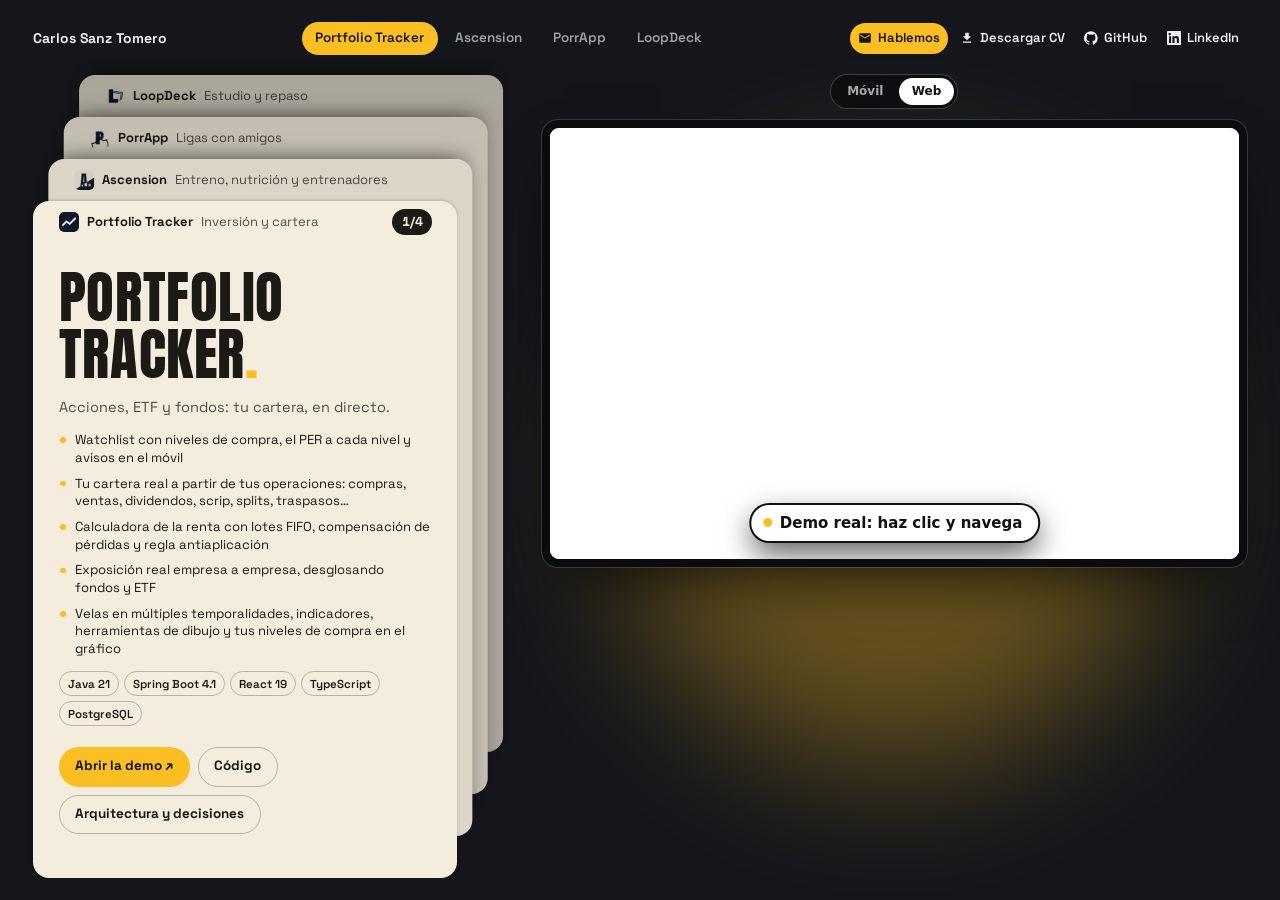
<file: index.html>
<!doctype html>
<html lang="es">
  <head>
    <meta charset="utf-8" />
    <meta name="viewport" content="width=device-width,initial-scale=1" />
    <title>Carlos Sanz Tomero · Backend &amp; producto</title>
    <meta
      name="description"
      content="Ingeniero de software con foco en Java y Spring Boot. Prueba aquí mismo las demos de Ascension, LoopDeck, PorrApp y Portfolio Tracker: producto, stack y decisiones técnicas."
    />
    <meta name="author" content="Carlos Sanz Tomero" />
    <meta name="theme-color" content="#14161b" />
    <meta name="color-scheme" content="dark" />
    <link rel="canonical" href="https://portfolio.raclos.es/" />
    <meta property="og:title" content="Carlos Sanz Tomero · Ingeniero de software, backend con Java y Spring Boot" />
    <meta
      property="og:description"
      content="Cuatro proyectos que puedes probar sin registro. Java, Spring Boot, React y TypeScript."
    />
    <meta property="og:type" content="website" />
    <meta property="og:site_name" content="Carlos Sanz Tomero" />
    <meta property="og:locale" content="es_ES" />
    <meta property="og:url" content="https://portfolio.raclos.es/" />
    <meta property="og:image" content="https://portfolio.raclos.es/assets/social.jpg" />
    <meta property="og:image:type" content="image/jpeg" />
    <meta property="og:image:width" content="2560" />
    <meta property="og:image:height" content="1280" />
    <meta property="og:image:alt" content="Carlos Sanz Tomero, ingeniero de software: cuatro proyectos para probar sin registro." />
    <meta name="twitter:card" content="summary_large_image" />
    <link rel="icon" href="assets/favicon.svg" type="image/svg+xml" />
    <link rel="apple-touch-icon" href="assets/apple-touch-icon.png" />
    <link rel="preconnect" href="https://fonts.googleapis.com" />
    <link rel="preconnect" href="https://fonts.gstatic.com" crossorigin />
    <!-- Las cuatro demos: la conexión se abre ya, mientras carga la página. -->
    <link rel="preconnect" href="https://ascension.raclos.es" />
    <link rel="preconnect" href="https://loopdeck.raclos.es" />
    <link rel="preconnect" href="https://porrapp.app" />
    <link rel="preconnect" href="https://cartera.raclos.es" />
    <style>
      *, *::before, *::after { box-sizing: border-box; }
      html, body { margin: 0; height: 100%; overflow: hidden; }
      body { -webkit-font-smoothing: antialiased; }
      img { display: block; max-width: 100%; }
      a { color: inherit; }
      button { font: inherit; color: inherit; cursor: pointer; }
      h1, h2, h3, h4, p, ul, ol, figure, pre { margin: 0; padding: 0; }
      ul, ol { list-style: none; }
      /* Pila de proyectos: todos en la misma celda, solo se ve el activo. */
      .deck { display: grid; min-width: 0; min-height: 0; }
      .deck > [data-sl] { grid-area: 1 / 1; min-width: 0; min-height: 0; opacity: 0; visibility: hidden; transition: opacity .4s, transform .6s cubic-bezier(.2, .7, .2, 1), visibility 0s .6s; }
      .deck > [data-sl].on { opacity: 1; visibility: visible; transition-delay: 0s; }
      /* Dispositivo con la demo: se ajusta al hueco que le deje el diseño. */
      .stage { position: relative; display: flex; flex-direction: column; align-items: center; gap: clamp(6px, 1.4vh, 12px); min-width: 0; min-height: 0; }
      .fr { flex: 1; align-self: stretch; min-height: 0; container-type: size; display: grid; place-items: center; }
      /* Conmutador Móvil / Web: neutro, igual en todos los diseños. */
      .vws { flex: none; display: flex; gap: 8px; }
      .vw { flex: none; display: flex; gap: 2px; padding: 3px; border-radius: 999px; background: #0b0c0fd9; box-shadow: 0 0 0 1px #ffffff2e; font: 600 12px/1 system-ui, sans-serif; }
      .vw button { all: unset; cursor: pointer; padding: .6em 1.1em; border-radius: 999px; color: #ffffffa6; transition: background .25s, color .25s; }
      .vw button:hover { color: #fff; }
      .vw button[aria-pressed="true"] { background: #fff; color: #111; }
      .vw button:focus-visible { outline: 2px solid #fff; outline-offset: 2px; }
      .dm { --bz: 8px; margin: 0; padding: var(--bz); border-radius: calc(24px + var(--bz)); background: #0b0c0f; box-shadow: 0 0 0 1px #ffffff24, 0 28px 60px -24px #000c; width: min(100cqw, calc((100cqh - 2 * var(--bz)) * 402 / 874 + 2 * var(--bz))); }
      .dm { transition: width .5s cubic-bezier(.2, .7, .2, 1), border-radius .5s; }
      .dm.lap { border-radius: 16px; width: min(100cqw, calc((100cqh - 2 * var(--bz)) * 1.6 + 2 * var(--bz))); }
      .scr { position: relative; overflow: hidden; border-radius: 24px; aspect-ratio: 402 / 874; background: #000; transition: aspect-ratio .5s cubic-bezier(.2, .7, .2, 1); }
      .alt .scr img { object-fit: contain; }
      .lap .scr { aspect-ratio: 16 / 10; border-radius: 9px; }
      .scr img { width: 100%; height: 100%; object-fit: cover; object-position: top; }
      .scr iframe { position: absolute; left: 0; top: 0; width: 402px; height: 874px; border: 0; background: #fff; zoom: var(--k, 1); opacity: 0; transition: opacity .4s; }
      .lap .scr iframe { width: 1440px; height: 900px; }
      .dm.live iframe { opacity: 1; }
      .op { position: absolute; left: 50%; bottom: 12px; transform: translateX(-50%); white-space: nowrap; padding: .6em 1em; border-radius: 999px; background: #fffffff0; color: #111; font: 600 12px/1 system-ui, sans-serif; text-decoration: none; box-shadow: 0 6px 20px #0006; }
      .dm:has(.ld):not(.off) .op { display: none; }
      .ld { position: absolute; inset: 0; display: grid; place-items: center; margin: 0; font-size: 13px; color: #9aa0aa; }
      .dm.live .ld { display: none; }
      .ld { grid-auto-flow: row; align-content: center; gap: 12px; }
      .ld i { justify-self: center; width: 26px; height: 26px; border-radius: 50%; border: 2.5px solid #ffffff26; border-top-color: #fbbf24; animation: spin .8s linear infinite; }
      @keyframes spin { to { transform: rotate(360deg); } }
      /* Si la demo no responde: un aviso cercano y el botón grande para abrirla aparte. */
      .dm.off .ld { font-size: 0; align-content: start; padding-top: 34%; }
      .dm.off .ld i { display: none; }
      .dm.off .ld::after { content: "La demo no ha cargado aquí, pero puedes abrirla aparte"; font-size: 14px; color: #d6d9df; max-width: 24ch; text-align: center; line-height: 1.4; }
      .dm.off .op { bottom: auto; top: 50%; transform: translate(-50%, -10%); padding: .9em 1.4em; font-size: 14px; background: #fbbf24; color: #14161b; z-index: 3; }
      /* Aviso de demo usable: un toque (clic en la web) que se pasea y una etiqueta; se va cuando entra el ratón. */
      .touch { position: absolute; z-index: 2; top: 60%; left: 50%; width: 44px; height: 44px; margin: -22px 0 0 -22px; border-radius: 50%; background: #ffffff8c; box-shadow: 0 0 0 1.5px #1018278c, 0 8px 20px #031a2166; opacity: 0; pointer-events: none; --hx: 46px; --hy: 70px; }
      .touch::after { content: ""; position: absolute; inset: -1px; border: 2px solid #fff; border-radius: 50%; box-shadow: 0 0 0 1px #10182766; opacity: 0; }
      .lap .touch { top: 46%; width: 30px; height: 30px; margin: -15px 0 0 -15px; --hx: 170px; --hy: 110px; background: none; box-shadow: none; }
      .lap .touch::before { content: ""; position: absolute; top: 50%; left: 50%; width: 24px; height: 24px; margin: -2px 0 0 -4px; background: url("data:image/svg+xml,%3Csvg xmlns='http://www.w3.org/2000/svg' viewBox='0 0 24 24'%3E%3Cpath d='M4 2l15 9.6-6.7 1.4 4 7.6-2.8 1.5-4-7.7L4 19z' fill='%23fff' stroke='%23101827' stroke-width='1.5' stroke-linejoin='round'/%3E%3C/svg%3E") no-repeat; }
      .hint { position: absolute; z-index: 2; bottom: 22%; left: 50%; display: flex; align-items: center; gap: 8px; padding: 9px 16px 9px 12px; border-radius: 999px; background: #fff; color: #111; box-shadow: 0 0 0 2px #111, 0 12px 30px #000a; font: 800 14px/1.2 system-ui, sans-serif; white-space: nowrap; opacity: 0; transform: translate(-50%, 8px) scale(.9); transition: opacity .3s, transform .4s cubic-bezier(.3, 1.6, .5, 1); pointer-events: none; }
      .hint::before { content: ""; width: 9px; height: 9px; border-radius: 50%; background: var(--c); color: var(--c); box-shadow: 0 0 0 0 currentColor; animation: dot 1.4s ease-out infinite; }
      .lap .hint { bottom: 18px; font-size: 15px; }
      .on .dm.live:not(.used) .hint { opacity: 1; transform: translate(-50%, 0); transition-delay: .6s; animation: glow 2.2s ease-in-out 1.2s infinite; }
      @keyframes glow { 0%, 100% { box-shadow: 0 0 0 2px #111, 0 12px 30px #000a, 0 0 0 0 #fff; } 50% { box-shadow: 0 0 0 2px #111, 0 12px 30px #000a, 0 0 0 10px transparent, 0 0 26px 6px #ffffffb3; } }
      @keyframes dot { 0% { box-shadow: 0 0 0 0 currentColor; } 100% { box-shadow: 0 0 0 8px transparent; } }
      .on .dm.live:not(.used) .touch { animation: tap 5s ease-in-out .9s 3 both; }
      .on .dm.live:not(.used) .touch::after { animation: ripple 5s linear .9s 3 both; }
      @keyframes tap { 0% { opacity: 0; transform: translate(var(--hx), var(--hy)) scale(1.12); } 10%, 18% { opacity: 1; transform: none; } 14% { opacity: 1; transform: scale(.8); } 40%, 48% { opacity: 1; transform: translate(calc(var(--hx) * -1), calc(var(--hy) * -1)); } 44% { opacity: 1; transform: translate(calc(var(--hx) * -1), calc(var(--hy) * -1)) scale(.8); } 70%, 78% { opacity: 1; transform: translate(calc(var(--hx) * .8), calc(var(--hy) * -.5)); } 74% { opacity: 1; transform: translate(calc(var(--hx) * .8), calc(var(--hy) * -.5)) scale(.8); } 90%, 100% { opacity: 0; transform: translate(calc(var(--hx) * .8), calc(var(--hy) * -.5)); } }
      @keyframes ripple { 0%, 13.9%, 26.1%, 43.9%, 56.1%, 73.9%, 86.1%, 100% { opacity: 0; transform: none; } 14%, 44%, 74% { opacity: .9; transform: none; } 26%, 56%, 86% { opacity: 0; transform: scale(2.4); } }
      @media (prefers-reduced-motion: reduce) { .on .dm.live:not(.used) .touch, .on .dm.live:not(.used) .touch::after { animation: none; } .on .dm.live:not(.used) .touch { opacity: 1; } .hint, .hint::before { animation: none !important; } }
      @media (prefers-reduced-motion: reduce) { *, *::before, *::after { transition-duration: .01ms !important; animation-duration: .01ms !important; } }
    </style>
    <style id="dcss"></style>
  </head>
  <body>
    <div id="root"></div>
    <noscript>
      <h1>Carlos Sanz Tomero · Ingeniero de software</h1>
      <p>Ascension, LoopDeck, PorrApp y Portfolio Tracker: <a href="https://github.com/RaclosDev">código en GitHub</a> · <a href="assets/CV_Carlos_Sanz_Tomero.pdf">CV</a> · <a href="mailto:raclosdev@gmail.com">raclosdev@gmail.com</a></p>
    </noscript>
    <script src="site.js"></script>
    <script src="baraja.js"></script>
    <script>
      LAB.start();
    </script>
  </body>
</html>
</file>
